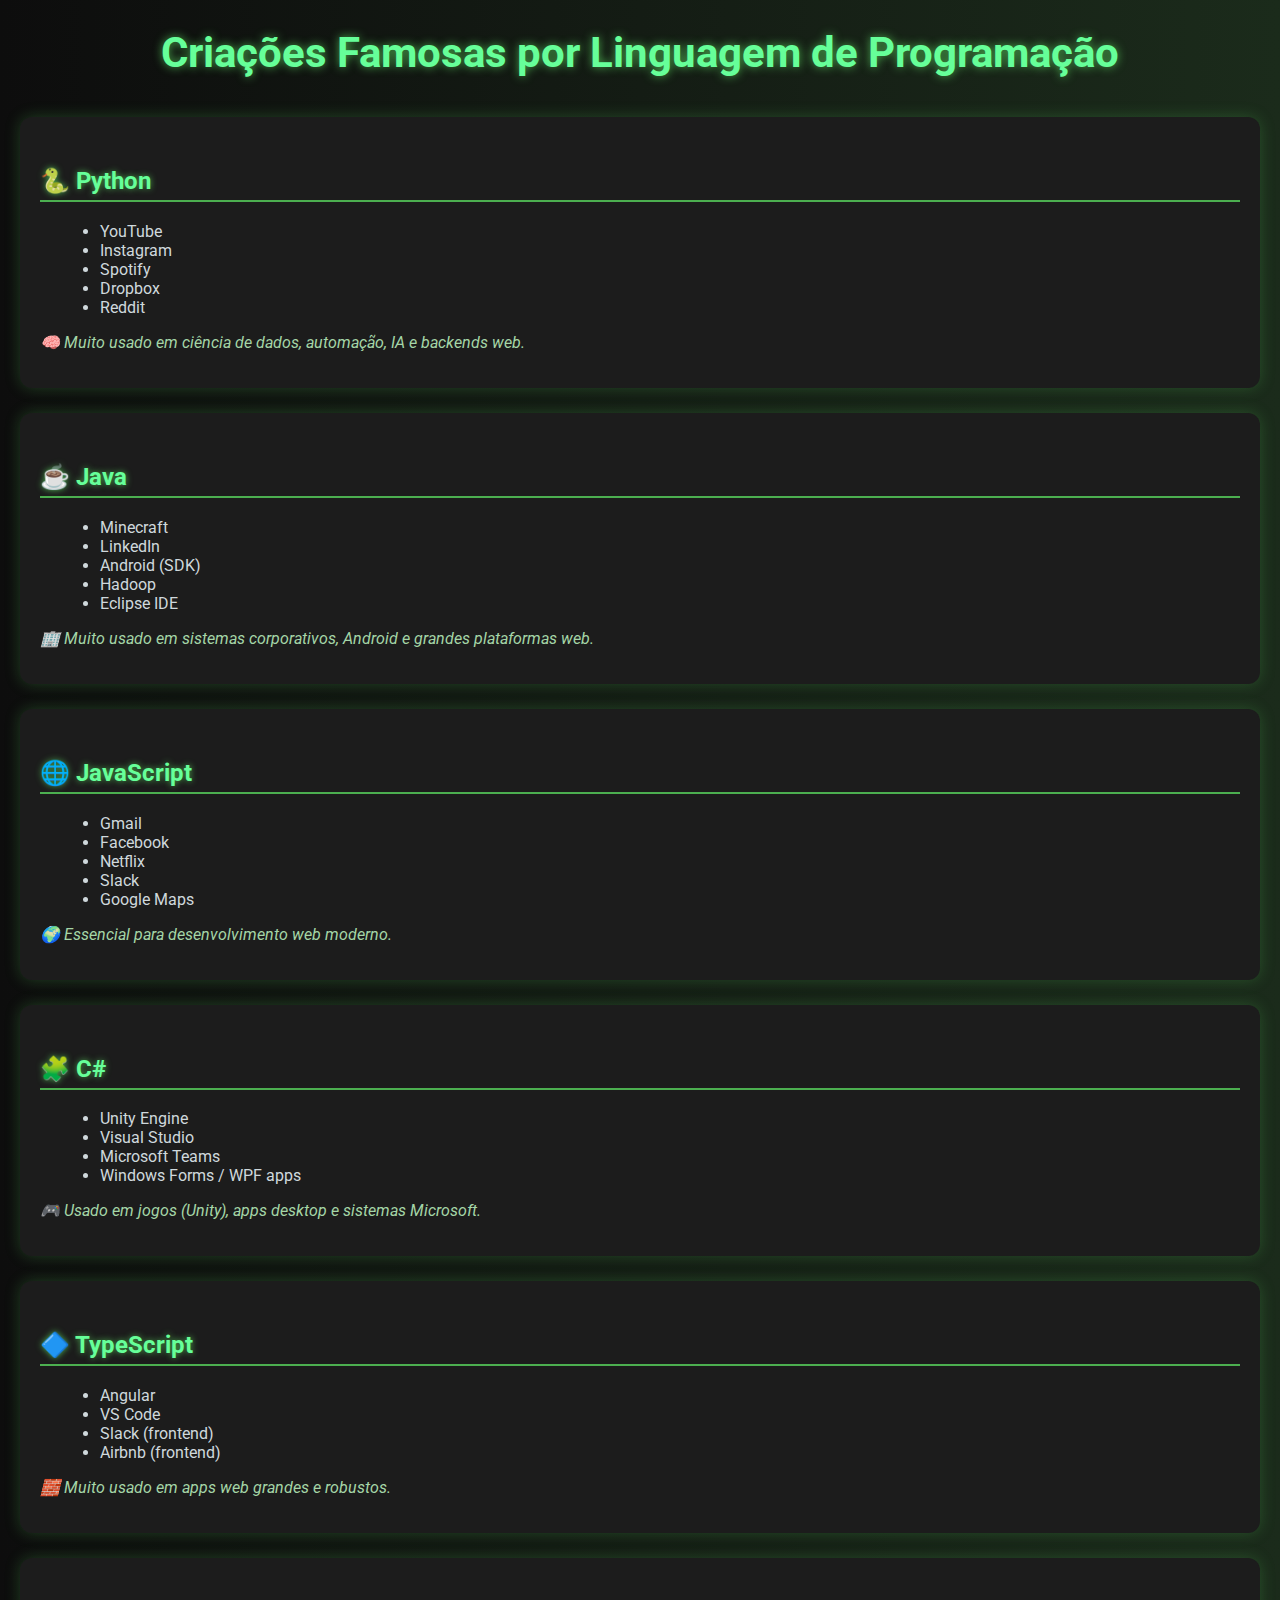
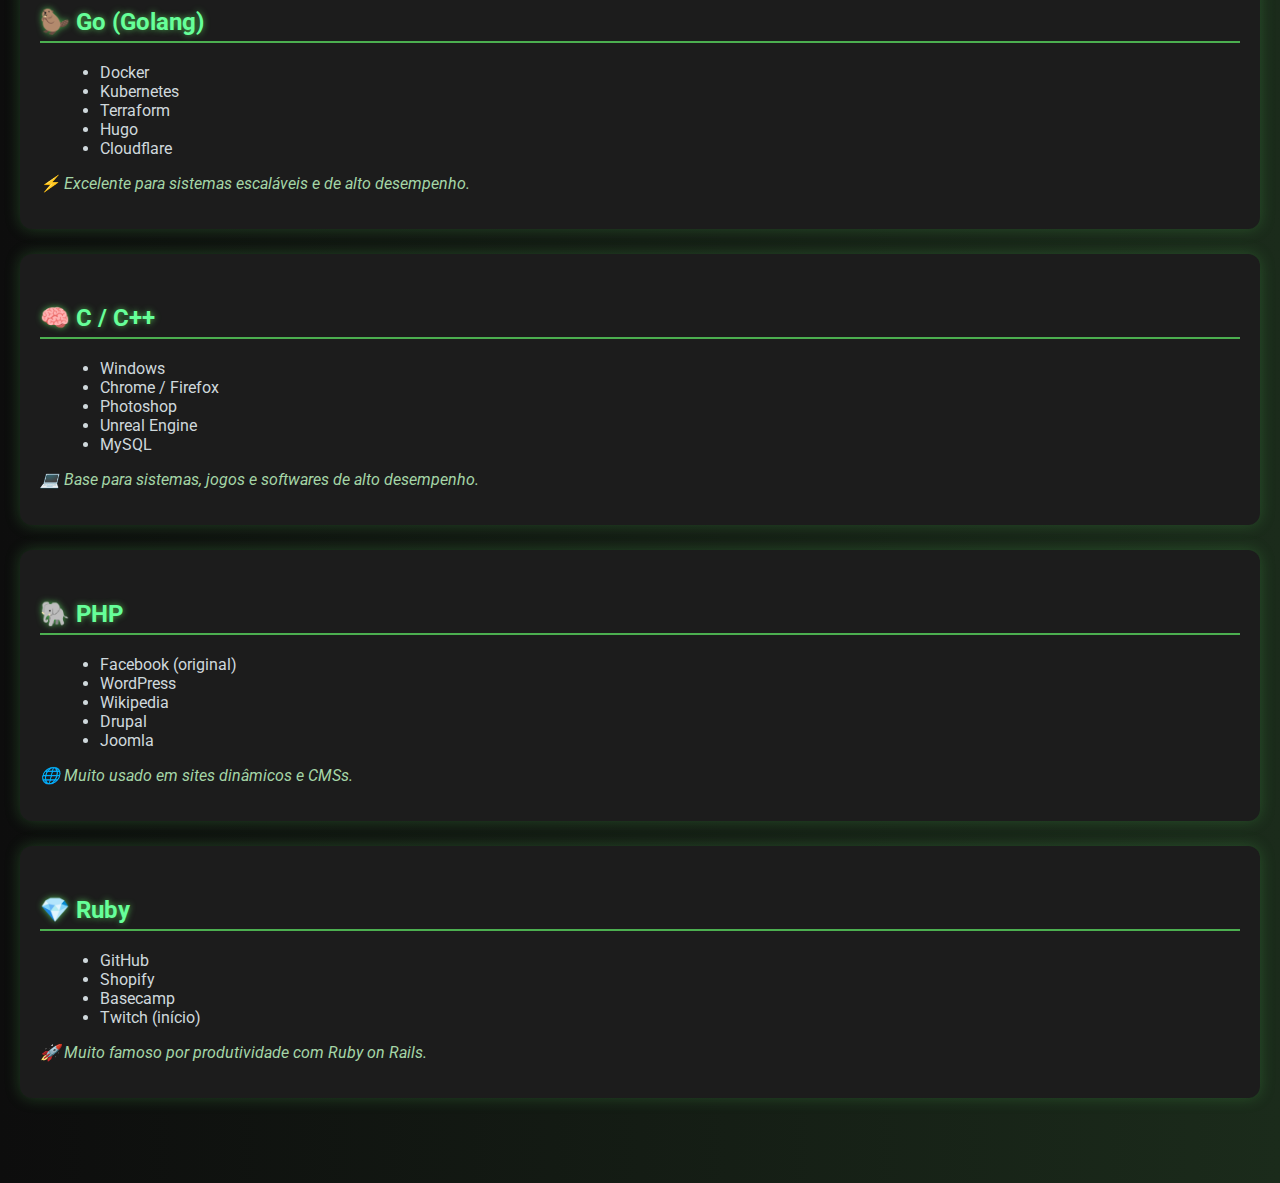
<file: cs.html>
<!DOCTYPE html>
<html lang="pt-br">
<head>
  <meta charset="UTF-8" />
  <title>Criações Famosas por Linguagem de Programação - Tema Verde</title>
  <style>
    @import url('https://fonts.googleapis.com/css2?family=Roboto&display=swap');

    body {
      font-family: 'Roboto', sans-serif;
      background: linear-gradient(to right, #0d0d0d, #1b2b1b);
      color: #e0e0e0;
      margin: 20px;
      padding-bottom: 40px;
    }

    h1 {
      color: #66ff99;
      text-align: center;
      margin-bottom: 40px;
      text-shadow: 0 0 10px #4caf50;
      font-size: 2.6rem;
    }

    h2 {
      color: #66ff99;
      margin-top: 30px;
      border-bottom: 2px solid #4caf50;
      padding-bottom: 5px;
      text-shadow: 0 0 6px #4caf50;
    }

    ul {
      list-style-type: disc;
      margin-left: 20px;
      color: #cfd8dc;
    }

    .linguagem {
      background-color: #1c1c1c;
      padding: 20px;
      border-radius: 12px;
      margin-bottom: 25px;
      box-shadow: 0 0 15px rgba(76, 175, 80, 0.3);
      transition: background-color 0.3s ease;
    }

    .linguagem:hover {
      background-color: #242424;
    }

    .nota {
      font-style: italic;
      color: #a5d6a7;
      margin-top: 10px;
    }

    /* Scrollbar */
    ::-webkit-scrollbar {
      width: 8px;
    }

    ::-webkit-scrollbar-track {
      background: #1c1c1c;
    }

    ::-webkit-scrollbar-thumb {
      background-color: #4caf50;
      border-radius: 4px;
    }
  </style>
</head>
<body>
  <h1>Criações Famosas por Linguagem de Programação</h1>

  <div class="linguagem">
    <h2>🐍 Python</h2>
    <ul>
      <li>YouTube</li>
      <li>Instagram</li>
      <li>Spotify</li>
      <li>Dropbox</li>
      <li>Reddit</li>
    </ul>
    <p class="nota">🧠 Muito usado em ciência de dados, automação, IA e backends web.</p>
  </div>

  <div class="linguagem">
    <h2>☕ Java</h2>
    <ul>
      <li>Minecraft</li>
      <li>LinkedIn</li>
      <li>Android (SDK)</li>
      <li>Hadoop</li>
      <li>Eclipse IDE</li>
    </ul>
    <p class="nota">🏢 Muito usado em sistemas corporativos, Android e grandes plataformas web.</p>
  </div>

  <div class="linguagem">
    <h2>🌐 JavaScript</h2>
    <ul>
      <li>Gmail</li>
      <li>Facebook</li>
      <li>Netflix</li>
      <li>Slack</li>
      <li>Google Maps</li>
    </ul>
    <p class="nota">🌍 Essencial para desenvolvimento web moderno.</p>
  </div>

  <div class="linguagem">
    <h2>🧩 C#</h2>
    <ul>
      <li>Unity Engine</li>
      <li>Visual Studio</li>
      <li>Microsoft Teams</li>
      <li>Windows Forms / WPF apps</li>
    </ul>
    <p class="nota">🎮 Usado em jogos (Unity), apps desktop e sistemas Microsoft.</p>
  </div>

  <div class="linguagem">
    <h2>🔷 TypeScript</h2>
    <ul>
      <li>Angular</li>
      <li>VS Code</li>
      <li>Slack (frontend)</li>
      <li>Airbnb (frontend)</li>
    </ul>
    <p class="nota">🧱 Muito usado em apps web grandes e robustos.</p>
  </div>

  <div class="linguagem">
    <h2>🦫 Go (Golang)</h2>
    <ul>
      <li>Docker</li>
      <li>Kubernetes</li>
      <li>Terraform</li>
      <li>Hugo</li>
      <li>Cloudflare</li>
    </ul>
    <p class="nota">⚡ Excelente para sistemas escaláveis e de alto desempenho.</p>
  </div>

  <div class="linguagem">
    <h2>🧠 C / C++</h2>
    <ul>
      <li>Windows</li>
      <li>Chrome / Firefox</li>
      <li>Photoshop</li>
      <li>Unreal Engine</li>
      <li>MySQL</li>
    </ul>
    <p class="nota">💻 Base para sistemas, jogos e softwares de alto desempenho.</p>
  </div>

  <div class="linguagem">
    <h2>🐘 PHP</h2>
    <ul>
      <li>Facebook (original)</li>
      <li>WordPress</li>
      <li>Wikipedia</li>
      <li>Drupal</li>
      <li>Joomla</li>
    </ul>
    <p class="nota">🌐 Muito usado em sites dinâmicos e CMSs.</p>
  </div>

  <div class="linguagem">
    <h2>💎 Ruby</h2>
    <ul>
      <li>GitHub</li>
      <li>Shopify</li>
      <li>Basecamp</li>
      <li>Twitch (início)</li>
    </ul>
    <p class="nota">🚀 Muito famoso por produtividade com Ruby on Rails.</p>
  </div>
</body>
</html>
</file>
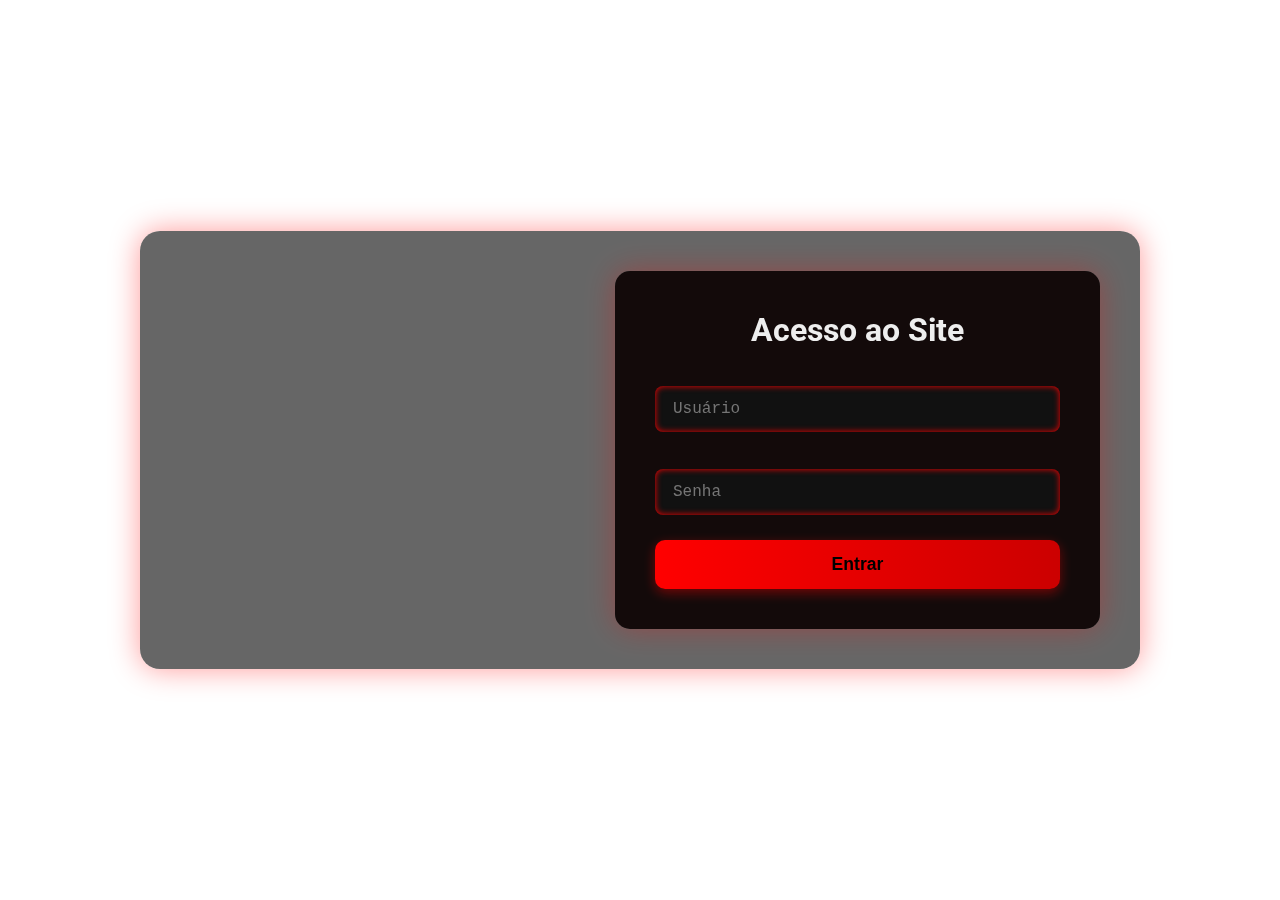
<file: login.html>
<!DOCTYPE html>
<html lang="pt-br">
<head>
  <meta charset="UTF-8" />
  <title>Login</title>
  <link href="https://fonts.googleapis.com/css2?family=Roboto:wght@400;700&display=swap" rel="stylesheet" />
  <style>
    * {
      box-sizing: border-box;
      margin: 0;
      padding: 0;
    }

    body {
      font-family: 'Roboto', sans-serif;
      background: url('https://images.alphacoders.com/137/1370166.png') no-repeat center center fixed;
      background-size: cover;
      color: #eee;
      display: flex;
      justify-content: center;
      align-items: center;
      height: 100vh;
      overflow: hidden;
      padding: 30px;
    }

    .container {
      display: flex;
      align-items: center;
      justify-content: space-between;
      width: 100%;
      max-width: 1000px;
      background: rgba(0, 0, 0, 0.6);
      border-radius: 20px;
      box-shadow: 0 0 30px rgba(255, 0, 0, 0.4);
      backdrop-filter: blur(5px);
      padding: 40px;
      gap: 30px;
    }

    .logo-side {
      flex: 1;
      display: flex;
      justify-content: center;
      align-items: center;
    }

    .logo-side img {
      max-width: 220px;
      filter: drop-shadow(0 0 8px red);
    }

    .login-container {
      flex: 1;
      background: rgba(10, 0, 0, 0.9);
      padding: 40px;
      border-radius: 15px;
      box-shadow: 0 0 30px rgba(255, 0, 0, 0.3);
      text-align: center;
    }

    h2 {
      font-size: 2rem;
      font-weight: 700;
      margin-bottom: 25px;
    }

    .rgb-vibrant {
      animation: rgbText 6s linear infinite;
    }

    @keyframes rgbText {
      0%   { color: red;             text-shadow: 0 0 10px red; }
      25%  { color: #ff3333;         text-shadow: 0 0 10px #ff3333; }
      50%  { color: #cc0000;         text-shadow: 0 0 10px #cc0000; }
      75%  { color: #ff1a1a;         text-shadow: 0 0 10px #ff1a1a; }
      100% { color: #ff0000;         text-shadow: 0 0 10px #ff0000; }
    }

    input[type="text"],
    input[type="password"] {
      font-family: 'Courier New', monospace;
      width: 100%;
      padding: 14px 18px;
      margin: 12px 0 25px;
      border: none;
      border-radius: 8px;
      font-size: 1rem;
      background-color: #111;
      color: #f00;
      box-shadow: inset 0 0 6px red;
      transition: 0.3s;
    }

    input:focus {
      outline: none;
      background-color: #222;
      box-shadow: 0 0 10px #ff0033;
    }

    button {
      background: linear-gradient(90deg, #ff0000, #cc0000);
      color: black;
      padding: 14px;
      width: 100%;
      font-size: 1.1rem;
      font-weight: 700;
      border: none;
      border-radius: 10px;
      cursor: pointer;
      box-shadow: 0 4px 12px rgba(255, 0, 0, 0.4);
      transition: 0.3s;
    }

    button:hover {
      background: linear-gradient(90deg, #cc0000, #ff0000);
      box-shadow: 0 0 15px #ff0033;
    }

    .error, .success {
      font-weight: bold;
      margin-bottom: 20px;
      text-shadow: 0 0 6px;
      display: none;
    }

    .error {
      color: #00d9ff;
      text-shadow: 0 0 6px #ff4444;
    }

    .success {
      color: #ff0000;
      text-shadow: 0 0 10px #ffffff;
      animation: fadeIn 0.5s ease;
    }

    @keyframes fadeIn {
      from { opacity: 0; transform: scale(0.95); }
      to { opacity: 1; transform: scale(1); }
    }

    .footer-note {
      font-size: 0.9rem;
      margin-top: 20px;
      color: #aaa;
      font-style: italic;
      opacity: 0.8;
    }

    .footer-note code {
      color: #ff3333;
      font-family: 'Courier New', monospace;
    }

    @media (max-width: 768px) {
      .container {
        flex-direction: column;
        text-align: center;
        gap: 40px;
      }
      .logo-side img {
        max-width: 150px;
      }
    }
  </style>
</head>
<body>
  <div class="container">
    <div class="logo-side">
     

    </div>

    <div class="login-container">
      <h2 class="rgb-vibrant">Acesso ao Site</h2>

      <div id="error" class="error"> Login inválido. Tente novamente!</div>
      <div id="success" class="success"> Login aprovado! Redirecionando...</div>

      <form id="loginForm">
        <input type="text" id="username" placeholder="Usuário" required autocomplete="username" />
        <input type="password" id="password" placeholder="Senha" required autocomplete="current-password" />
        <button type="submit">Entrar</button>
      </form>

     
    </div>
  </div>

  <script>
    const loginForm = document.getElementById('loginForm');
    const errorDiv = document.getElementById('error');
    const successDiv = document.getElementById('success');

    loginForm.addEventListener('submit', function(e) {
      e.preventDefault();

      const username = document.getElementById('username').value.trim();
      const password = document.getElementById('password').value.trim();

      if (username === "welenton.aguiar" && password === "0341") {
        errorDiv.style.display = "none";
        successDiv.style.display = "block";

        setTimeout(() => {
          window.location.href = "index.html";
        }, 1500);
      } else {
        successDiv.style.display = "none";
        errorDiv.style.display = "block";
      }
    });
  </script>
</body>
</html>
</file>
